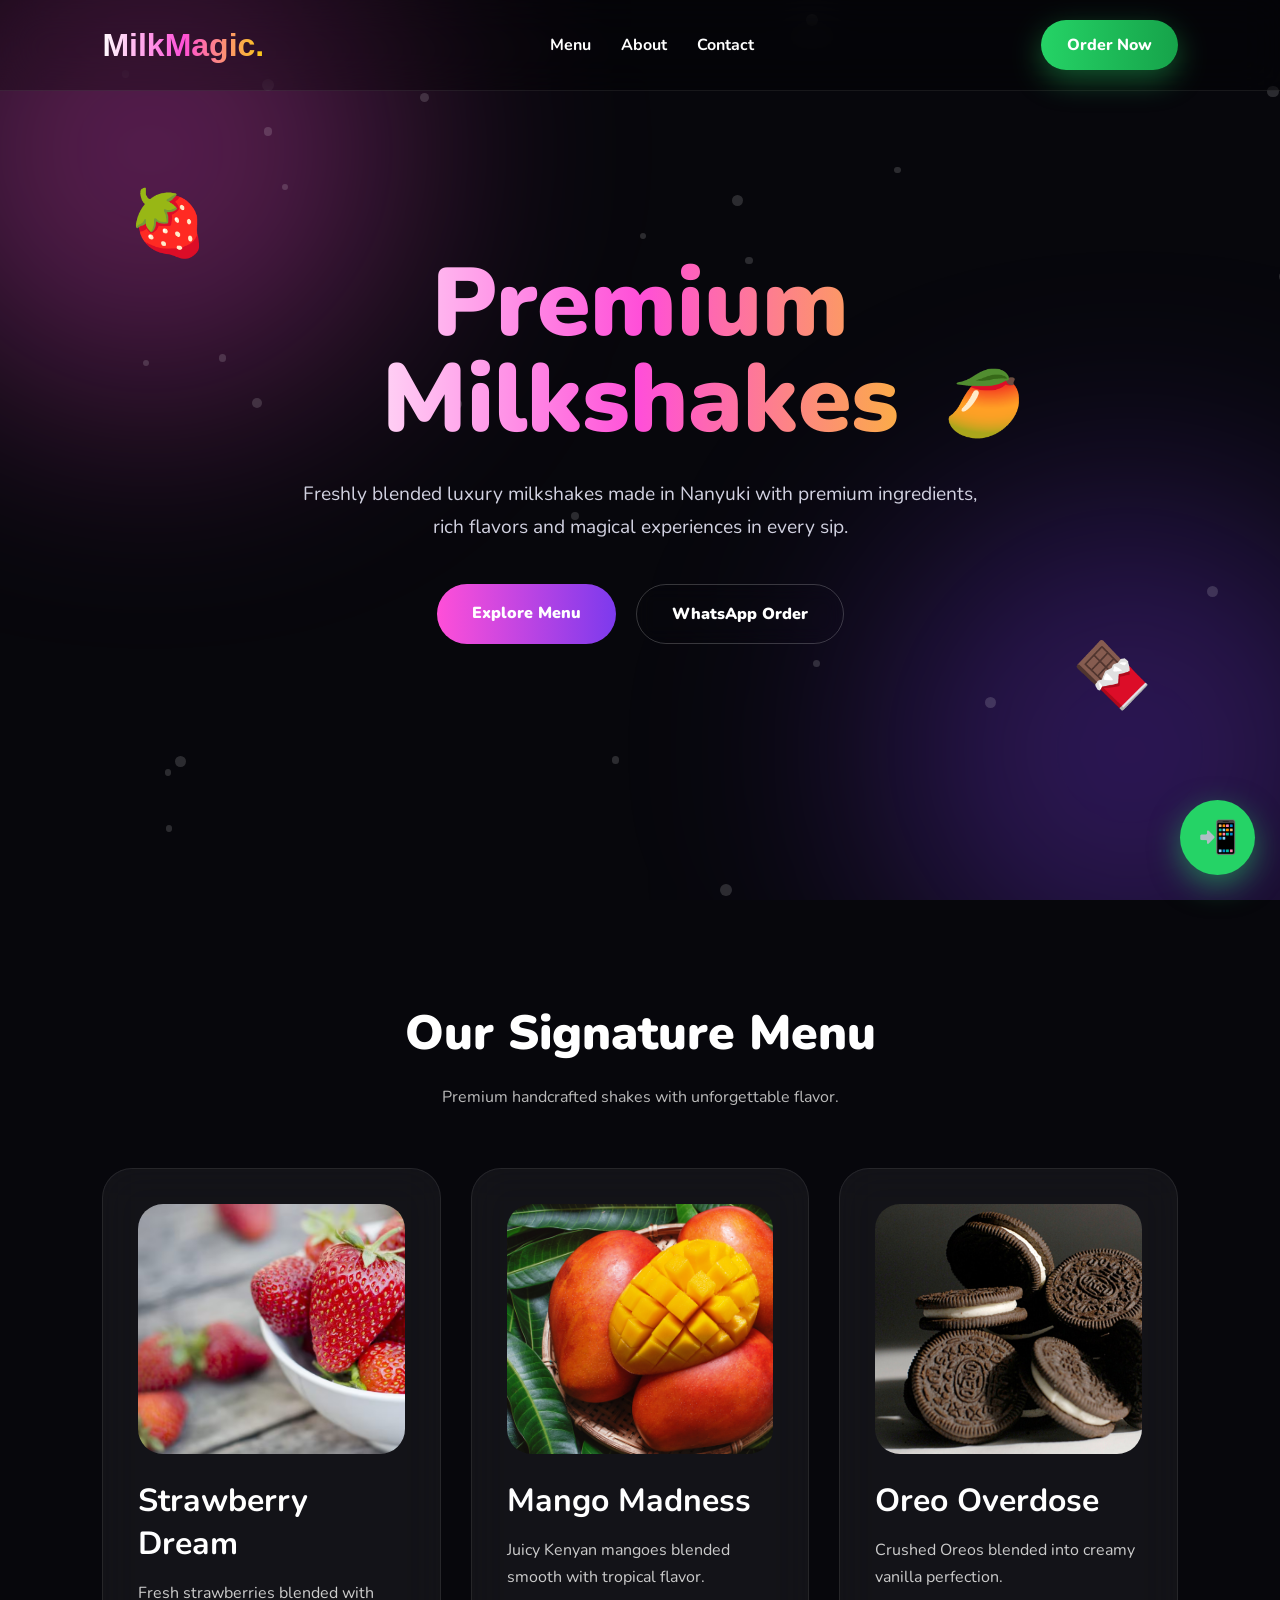
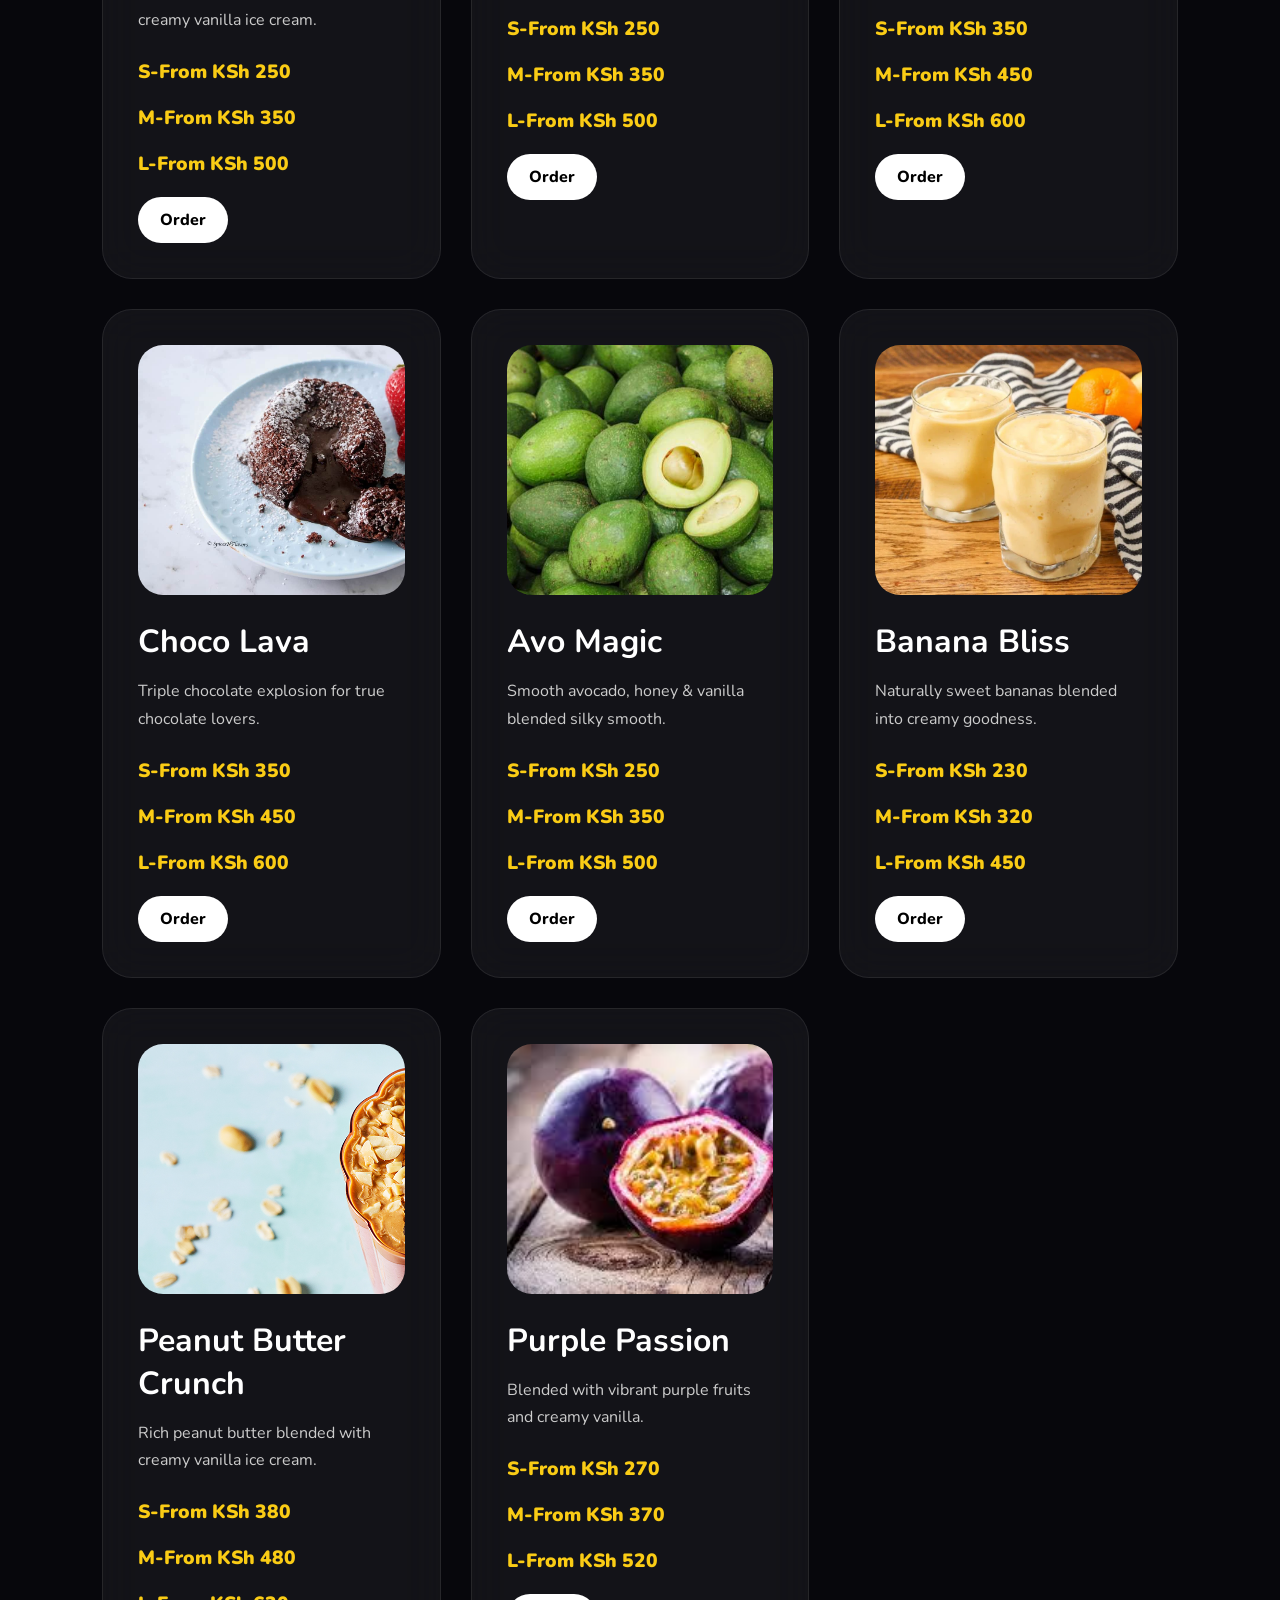
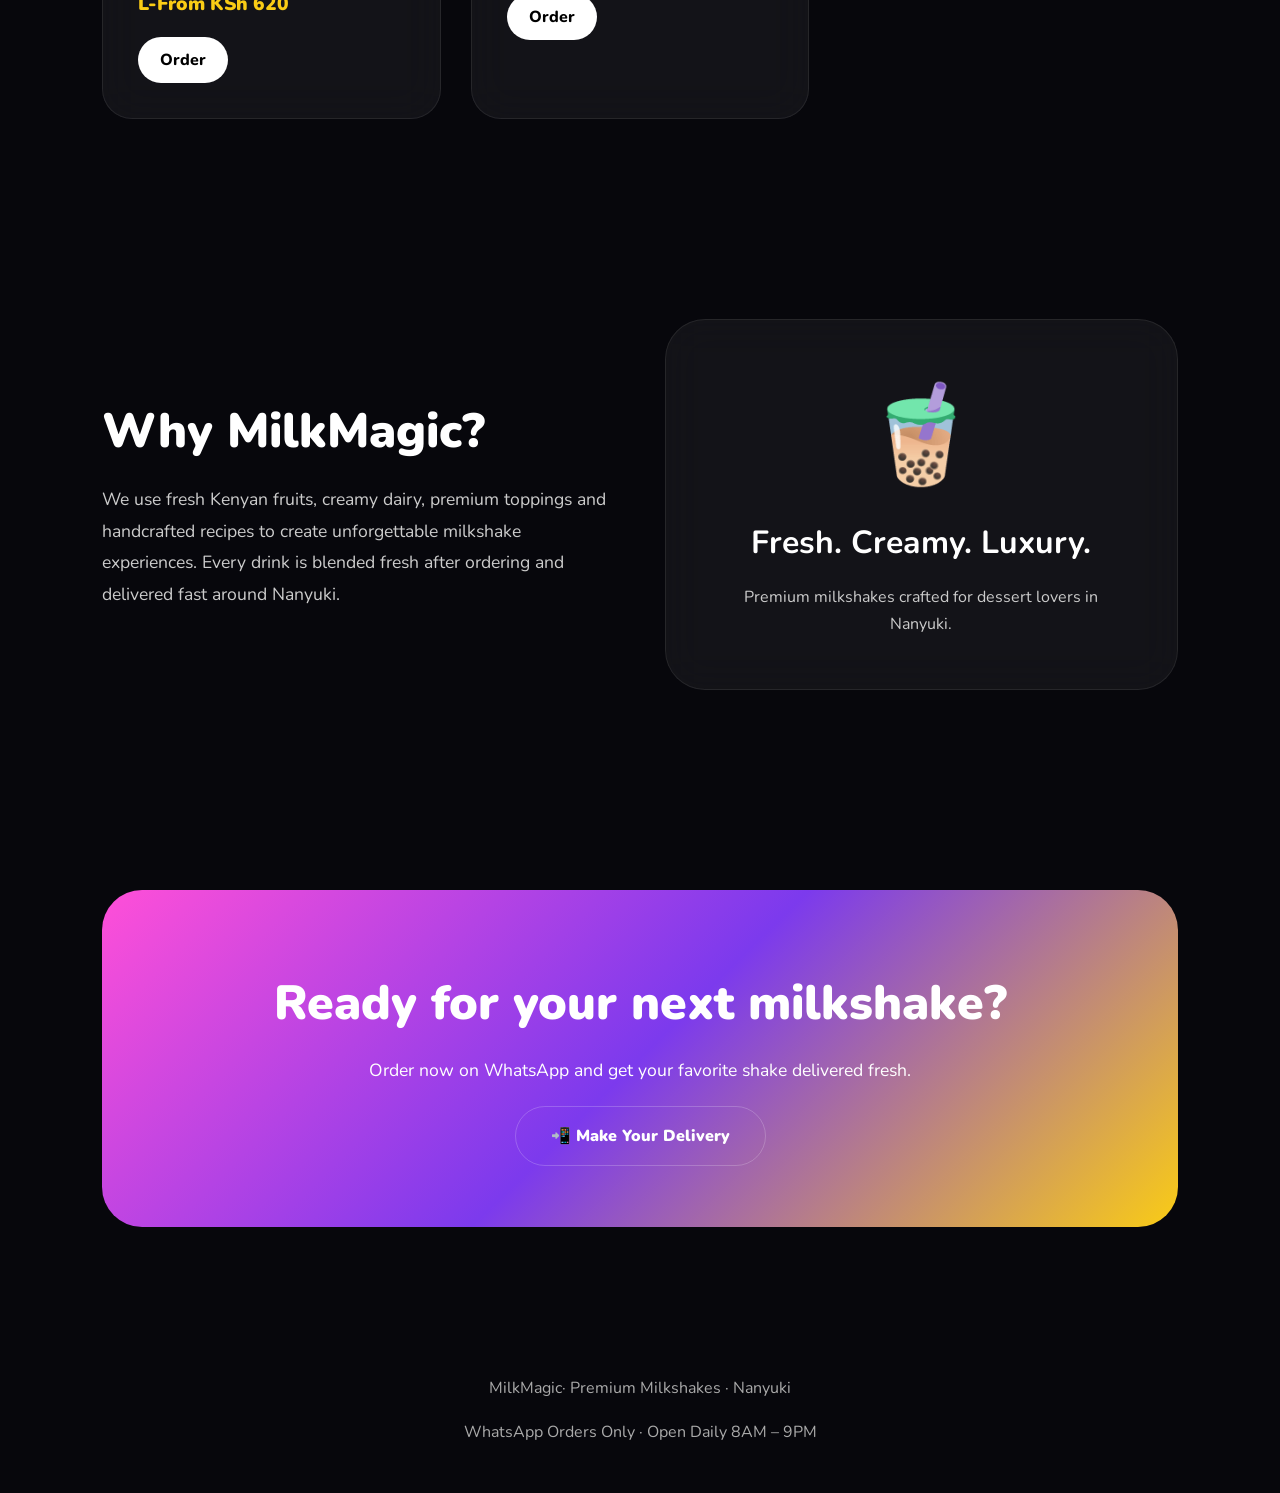
<file: index.html>
<!DOCTYPE html>
<html lang="en">
<head>
<meta charset="UTF-8" />
<meta name="viewport" content="width=device-width, initial-scale=1.0" />

<title>MilkMagic Premium Milkshakes</title>

<link href="https://fonts.googleapis.com/css2?family=Pacifico&family=Nunito:wght@300;400;600;700;800;900&display=swap" rel="stylesheet">
<link rel="stylesheet" href="style.css" />

</head>
<body>

<div class="bg">
<div class="blur1"></div>
<div class="blur2"></div>
</div>

<!-- NAVBAR -->

<nav>
<div class="logo">MilkMagic.</div>

<ul>
<li><a href="#menu">Menu</a></li>
<li><a href="#about">About</a></li>
<li><a href="#contact">Contact</a></li>
</ul>

<a href="https://wa.me/254142346945" class="order-btn">
Order Now
</a>
</nav>

<!-- HERO -->

<section class="hero">

<div class="float float1">🍓</div>
<div class="float float2">🍫</div>
<div class="float float3">🥭</div>

<div class="hero-content">

<h1>
Premium<br>
Milkshakes
</h1>

<p>
Freshly blended luxury milkshakes made in Nanyuki with premium ingredients,
rich flavors and magical experiences in every sip.
</p>

<div class="hero-buttons">

<a href="#menu" class="primary-btn">
Explore Menu
</a>

<a href="https://wa.me/254142346945" class="secondary-btn">
WhatsApp Order
</a>

</div>

</div>
</section>

<!-- MENU -->

<section class="section" id="menu">

<h2 class="section-title">
Our Signature Menu
</h2>

<p class="section-sub">
Premium handcrafted shakes with unforgettable flavor.
</p>

<div class="grid">

<div class="card" style="--gradient:linear-gradient(90deg,#ff4fd8,#f43f5e)">
<div class="card-content">
<div class="card-emoji"><img src="assets/stawberries.avif" alt=""></div>
<h3>Strawberry Dream</h3>
<p>Fresh strawberries blended with creamy vanilla ice cream.</p>
<div class="price">S-From KSh 250</div>
<div class="price">M-From KSh 350</div>
<div class="price">L-From KSh 500</div>
<a href="https://wa.me/254142346945" class="card-btn">Order</a>
</div>
</div>

<div class="card" style="--gradient:linear-gradient(90deg,#facc15,#fb923c)">
<div class="card-content">
<div class="card-emoji"><img src="assets/mangoes.png" alt=""></div>
<h3>Mango Madness</h3>
<p>Juicy Kenyan mangoes blended smooth with tropical flavor.</p>
<div class="price">S-From KSh 250</div>
<div class="price">M-From KSh 350</div>
<div class="price">L-From KSh 500</div>
<a href="https://wa.me/254142346945" class="card-btn">Order</a>
</div>
</div>

<div class="card" style="--gradient:linear-gradient(90deg,#1e293b,#374151)">
<div class="card-content">
<div class="card-emoji"><img src="assets/oreos.jpg" alt=""></div>
<h3>Oreo Overdose</h3>
<p>Crushed Oreos blended into creamy vanilla perfection.</p>
<div class="price">S-From KSh 350</div>
<div class="price">M-From KSh 450</div>
<div class="price">L-From KSh 600</div>
<a href="https://wa.me/254758136588" class="card-btn">Order</a>
</div>
</div>

<div class="card" style="--gradient:linear-gradient(90deg,#7f1d1d,#991b1b)">
<div class="card-content">
<div class="card-emoji"><img src="assets/chocolate-l.jpg" alt=""></div>
<h3>Choco Lava</h3>
<p>Triple chocolate explosion for true chocolate lovers.</p>
<div class="price">S-From KSh 350</div>
<div class="price">M-From KSh 450</div>
<div class="price">L-From KSh 600</div>
<a href="https://wa.me/254142346945" class="card-btn">Order</a>
</div>
</div>

<div class="card" style="--gradient:linear-gradient(90deg,#065f46,#047857)">
<div class="card-content">
<div class="card-emoji"><img src="assets/avocado.jpg" alt=""></div>
<h3>Avo Magic</h3>
<p>Smooth avocado, honey & vanilla blended silky smooth.</p>
<div class="price">S-From KSh 250</div>
<div class="price">M-From KSh 350</div>
<div class="price">L-From KSh 500</div>
<a href="https://wa.me/254142346945" class="card-btn">Order</a>
</div>
</div>

<div class="card" style="--gradient:linear-gradient(90deg,#a78bfa,#7c3aed)">
<div class="card-content">
<div class="card-emoji"><img src="assets/banana.webp" alt=""></div>
<h3>Banana Bliss</h3>
<p>Naturally sweet bananas blended into creamy goodness.</p>
<div class="price">S-From KSh 230</div>
<div class="price">M-From KSh 320</div>
<div class="price">L-From KSh 450</div>
<a href="https://wa.me/254142346945" class="card-btn">Order</a>
</div>
</div>

<div class="card" style="--gradient:linear-gradient(90deg,#a78bfa,#7c3aed)">
<div class="card-content">
<div class="card-emoji"><img src="assets/Creamy-Oats-with-PB-Crunch.960 (1).jpg" alt=""></div>
<h3>Peanut Butter Crunch</h3>
<p>Rich peanut butter blended with creamy vanilla ice cream.</p>
<div class="price">S-From KSh 380</div>
<div class="price">M-From KSh 480</div>
<div class="price">L-From KSh 620</div>
<a href="https://wa.me/254142346945" class="card-btn">Order</a>
</div>
</div>

<div class="card" style="--gradient:linear-gradient(90deg,#a78bfa,#7c3aed)">
<div class="card-content">
<div class="card-emoji"><img src="assets/purple passion.jpg" alt=""></div>
<h3>Purple Passion</h3>
<p>Blended with vibrant purple fruits and creamy vanilla.</p>
<div class="price">S-From KSh 270</div>
<div class="price">M-From KSh 370</div>
<div class="price">L-From KSh 520</div>
<a href="https://wa.me/254142346945" class="card-btn">Order</a>
</div>
</div>

</div>
</section>

<!-- ABOUT -->

<section class="section" id="about">

<div class="about">

<div>
<h2 class="section-title" style="text-align:left">
Why MilkMagic?
</h2>

<p style="color:#ccc;line-height:1.8;font-size:1.1rem">
We use fresh Kenyan fruits, creamy dairy, premium toppings
and handcrafted recipes to create unforgettable milkshake experiences.
Every drink is blended fresh after ordering and delivered fast around Nanyuki.
</p>

</div>

<div class="about-box">
<div class="big">🧋</div>
<h3 style="font-size:2rem;margin-bottom:20px">
Fresh. Creamy. Luxury.
</h3>

<p style="color:#ccc;line-height:1.7">
Premium milkshakes crafted for dessert lovers in Nanyuki.
</p>
</div>

</div>
</section>

<!-- CTA -->

<section class="section">

<div class="cta">

<h2>
Ready for your next milkshake?
</h2>

<p>
Order now on WhatsApp and get your favorite shake delivered fresh.
</p>

<a href="delivery.html" class="secondary-btn">
📲 Make Your Delivery
</a>

</div>

</section>

<!-- FOOTER -->

<footer id="contact">

<p>
MilkMagic· Premium Milkshakes · Nanyuki
</p>

<br>

<p>
WhatsApp Orders Only · Open Daily 8AM – 9PM
</p>

</footer>

<!-- FLOATING WHATSAPP -->

<a href="https://wa.me/254142346945" class="whatsapp">
📲
<script>

// SCROLL ANIMATION

const cards = document.querySelectorAll('.card');

const observer = new IntersectionObserver(entries => {

entries.forEach(entry => {

if(entry.isIntersecting){

entry.target.style.opacity = 1;
entry.target.style.transform = 'translateY(0px)';

}

});

},{
threshold:0.2
});

cards.forEach(card => {

card.style.opacity = 0;
card.style.transform = 'translateY(50px)';
card.style.transition = 'all 1s ease';

observer.observe(card);

});

// PARTICLES

for(let i=0;i<25;i++){

const bubble = document.createElement('div');

bubble.style.position='fixed';
bubble.style.width=Math.random()*8+5+'px';
bubble.style.height=bubble.style.width;
bubble.style.background='rgba(255,255,255,0.15)';
bubble.style.borderRadius='50%';

bubble.style.left=Math.random()*100+'vw';
bubble.style.top=Math.random()*100+'vh';

bubble.style.pointerEvents='none';
bubble.style.zIndex='-1';

document.body.appendChild(bubble);

animateBubble(bubble);

}

function animateBubble(el){

let duration=Math.random()*10000+10000;

el.animate([
{transform:'translateY(0px)'},
{transform:'translateY(-120vh)'}
],{
duration:duration,
iterations:Infinity
});

}

</script>

</body>
</html>
</file>
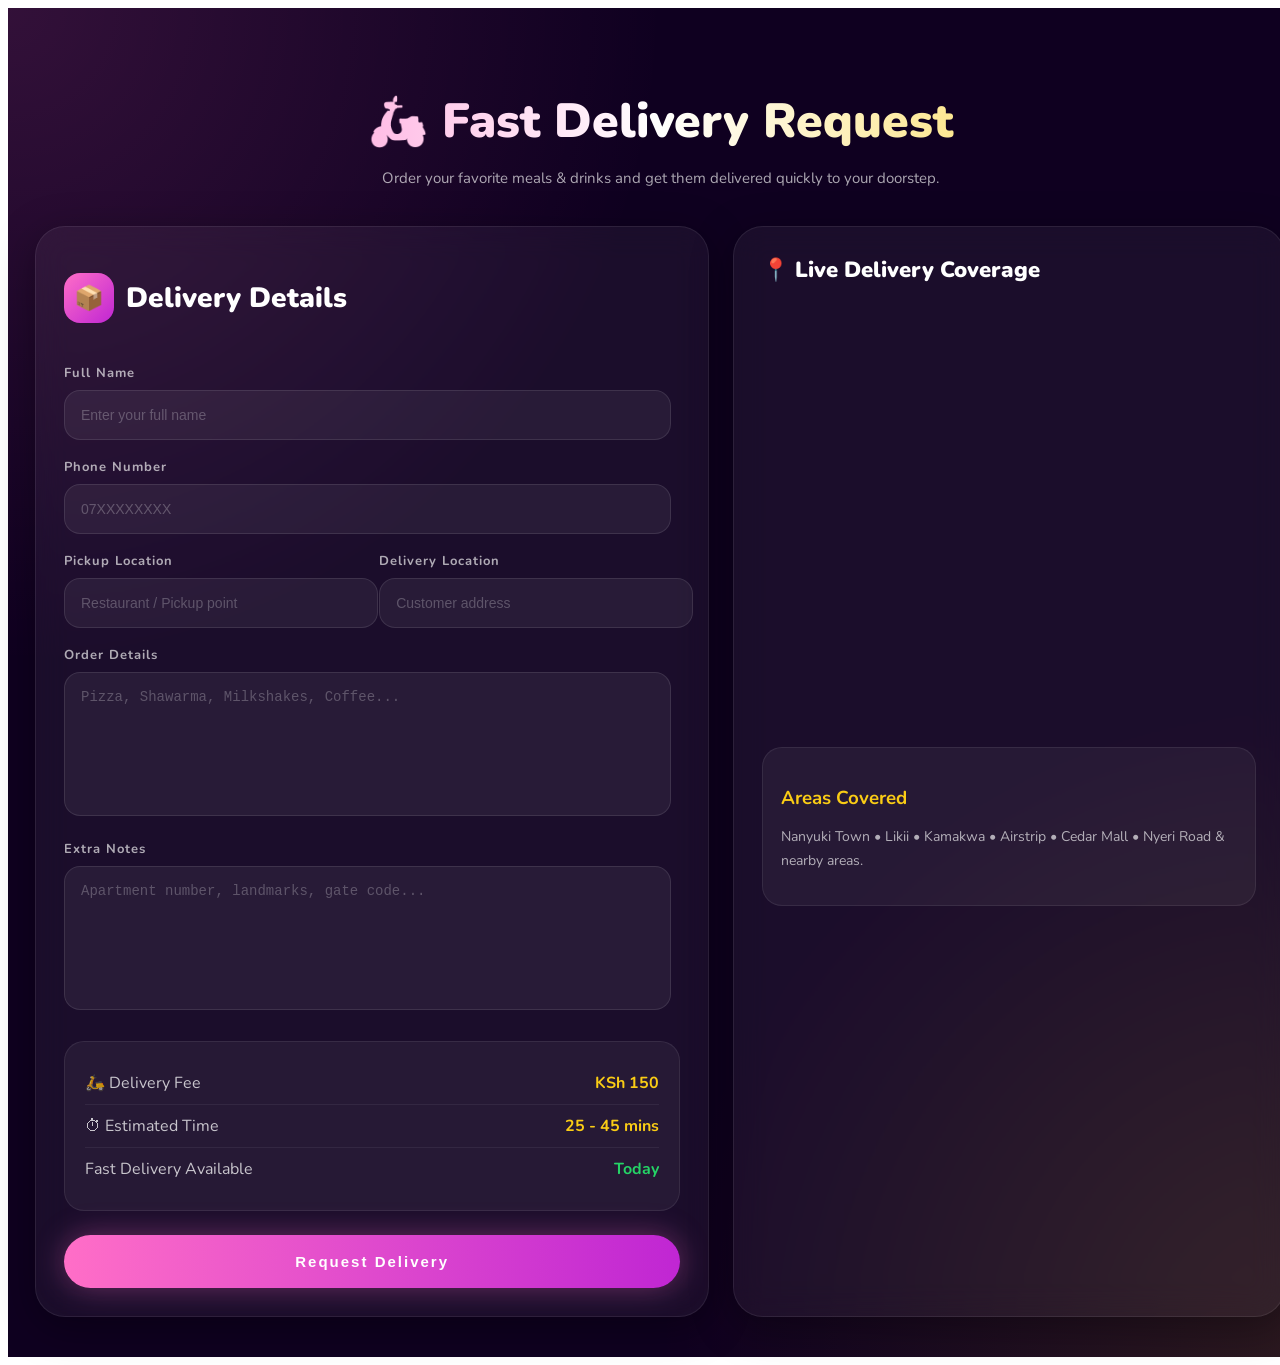
<file: delivery.html>
<!DOCTYPE html>
<html lang="en">
<head>
    <meta charset="UTF-8">
    <meta name="viewport" content="width=device-width, initial-scale=1.0">
    <title>Milkmagic</title>
    <link href="https://fonts.googleapis.com/css2?family=Pacifico&family=Nunito:wght@300;400;600;700;800;900&display=swap" rel="stylesheet">
    <link rel="stylesheet" href="delivery.css">
</head>
<body>
    <!-- PREMIUM DELIVERY REQUEST SECTION -->
<section class="delivery-wrapper">

  <!-- HEADER -->
  <div class="delivery-hero">
    <h1>🛵 Fast Delivery Request</h1>
    <p>Order your favorite meals & drinks and get them delivered quickly to your doorstep.</p>
  </div>

  <!-- DELIVERY CARD -->
  <div class="delivery-card">

    <!-- LEFT SIDE -->
    <div class="delivery-form">

      <div class="form-title">
        <span>📦</span>
        <h2>Delivery Details</h2>
      </div>

      <div class="input-group">
        <label>Full Name</label>
        <input type="text" id="d-name" placeholder="Enter your full name">
      </div>

      <div class="input-group">
        <label>Phone Number</label>
        <input type="tel" id="d-phone" placeholder="07XXXXXXXX">
      </div>

      <div class="input-grid">

        <div class="input-group">
          <label>Pickup Location</label>
          <input type="text" id="pickup" placeholder="Restaurant / Pickup point">
        </div>

        <div class="input-group">
          <label>Delivery Location</label>
          <input type="text" id="dropoff" placeholder="Customer address">
        </div>

      </div>

      <div class="input-group">
        <label>Order Details</label>
        <textarea id="order-details" placeholder="Pizza, Shawarma, Milkshakes, Coffee..."></textarea>
      </div>

      <div class="input-group">
        <label>Extra Notes</label>
        <textarea id="notes" placeholder="Apartment number, landmarks, gate code..."></textarea>
      </div>

      <!-- PRICE BOX -->
      <div class="delivery-summary">

        <div class="sum-row">
          <span>🛵 Delivery Fee</span>
          <strong>KSh 150</strong>
        </div>

        <div class="sum-row">
          <span>⏱ Estimated Time</span>
          <strong>25 - 45 mins</strong>
        </div>

        <div class="sum-row total">
          <span>Fast Delivery Available</span>
          <strong>Today</strong>
        </div>

      </div>

      <!-- BUTTON -->
      <button class="request-btn" onclick="sendDeliveryRequest()">
        Request Delivery
      </button>

    </div>

    <!-- RIGHT SIDE -->
    <div class="map-section">

      <div class="map-header">
        📍 Live Delivery Coverage
      </div>

      <iframe
        src="https://maps.google.com/maps?q=Nanyuki&t=&z=13&ie=UTF8&iwloc=&output=embed"
        loading="lazy"
        allowfullscreen>
      </iframe>

      <div class="coverage-box">
        <h3>Areas Covered</h3>
        <p>Nanyuki Town • Likii • Kamakwa • Airstrip • Cedar Mall • Nyeri Road & nearby areas.</p>
      </div>

    </div>

  </div>

</section>


<script>

function sendDeliveryRequest(){

  const name = document.getElementById("d-name").value;
  const phone = document.getElementById("d-phone").value;
  const pickup = document.getElementById("pickup").value;
  const dropoff = document.getElementById("dropoff").value;
  const order = document.getElementById("order-details").value;
  const notes = document.getElementById("notes").value;

  if(!name || !phone || !pickup || !dropoff || !order){
    alert("Please fill all required fields.");
    return;
  }

  const message =
`🛵 *NEW DELIVERY REQUEST* %0A%0A
👤 Name: ${name}%0A
📞 Phone: ${phone}%0A
📍 Pickup: ${pickup}%0A
🏠 Delivery: ${dropoff}%0A
🛒 Order: ${order}%0A
📝 Notes: ${notes}%0A%0A
Please confirm delivery availability.`;

  window.open(
    `https://wa.me/254142346945?text=${message}`,
    "_blank"
  );

}

</script>
    
</body>
</html>
</file>
<file: style.css>
*{
margin:0;
padding:0;
box-sizing:border-box;
scroll-behavior:smooth;
}

body{
font-family:'Nunito',sans-serif;
background:#07070c;
color:white;
overflow-x:hidden;
}

/* BACKGROUND */

.bg{
position:fixed;
inset:0;
z-index:-1;
overflow:hidden;
}

.blur1,
.blur2{
position:absolute;
width:500px;
height:500px;
border-radius:50%;
filter:blur(120px);
animation:pulse 8s infinite alternate;
}

.blur1{
background:#ff4fd855;
top:-100px;
left:-100px;
}

.blur2{
background:#7c3aed55;
bottom:-100px;
right:-100px;
}

@keyframes pulse{
from{
transform:scale(1);
}
to{
transform:scale(1.3);
}
}

/* NAVBAR */

nav{
position:fixed;
top:0;
width:100%;
padding:20px 8%;
display:flex;
justify-content:space-between;
align-items:center;
backdrop-filter:blur(20px);
background:rgba(0,0,0,0.3);
z-index:999;
border-bottom:1px solid rgba(255,255,255,0.08);
}

.logo{
font-size:2rem;
font-weight:900;
font-family:Verdana, Geneva, Tahoma, sans-serif;
background:linear-gradient(90deg,#fff,#ff4fd8,#facc15);
-webkit-background-clip:text;
-webkit-text-fill-color:transparent;
}

nav ul{
display:flex;
gap:30px;
list-style:none;
}

nav ul a{
text-decoration:none;
color:white;
font-weight:700;
transition:.3s;
}

nav ul a:hover{
color:#ff4fd8;
}

.order-btn{
padding:14px 26px;
border-radius:999px;
background:linear-gradient(90deg,#25D366,#16a34a);
color:white;
font-weight:800;
text-decoration:none;
transition:.3s;
box-shadow:0 10px 30px rgba(37,211,102,.4);
}

.order-btn:hover{
transform:scale(1.08);
}

/* HERO */

.hero{
min-height:100vh;
display:flex;
justify-content:center;
align-items:center;
text-align:center;
padding:120px 8%;
position:relative;
}

.hero-content h1{
font-size:6rem;
font-weight:900;
line-height:1;
background:linear-gradient(90deg,#fff,#ff4fd8,#facc15);
-webkit-background-clip:text;
-webkit-text-fill-color:transparent;
}

.hero-content p{
max-width:700px;
margin:30px auto;
font-size:1.2rem;
color:#d1d1e0;
line-height:1.7;
}

.hero-buttons{
display:flex;
justify-content:center;
gap:20px;
flex-wrap:wrap;
margin-top:40px;
}

.primary-btn,
.secondary-btn{
padding:18px 35px;
border-radius:999px;
font-weight:900;
text-decoration:none;
transition:.3s;
}

.primary-btn{
background:linear-gradient(90deg,#ff4fd8,#7c3aed);
color:white;
}

.secondary-btn{
border:1px solid rgba(255,255,255,0.2);
color:white;
backdrop-filter:blur(10px);
}

.primary-btn:hover,
.secondary-btn:hover{
transform:translateY(-5px);
}

/* FLOATING ICONS */

.float{
position:absolute;
font-size:4rem;
animation:float 5s infinite ease-in-out;
}

.float1{
top:20%;
left:10%;
}

.float2{
bottom:20%;
right:10%;
animation-delay:1s;
}

.float3{
top:40%;
right:20%;
animation-delay:2s;
}

@keyframes float{
0%,100%{
transform:translateY(0);
}
50%{
transform:translateY(-20px);
}
}

/* SECTION */

.section{
padding:100px 8%;
}

.section-title{
text-align:center;
font-size:3rem;
font-weight:900;
margin-bottom:20px;
}

.section-sub{
text-align:center;
color:#bbb;
margin-bottom:60px;
}

/* GRID */

.grid{
display:grid;
grid-template-columns:repeat(auto-fit,minmax(280px,1fr));
gap:30px;
}

/* CARD */

.card{
position:relative;
overflow:hidden;
background:rgba(255,255,255,0.05);
backdrop-filter:blur(20px);
border:1px solid rgba(255,255,255,0.08);
border-radius:30px;
padding:35px;
transition:.5s;
}

.card:hover{
transform:translateY(-10px);
}

.card::before{
content:'';
position:absolute;
inset:0;
background:var(--gradient);
opacity:0;
transition:.5s;
}

.card:hover::before{
opacity:.15;
}

.card-content{
position:relative;
z-index:2;
}

.card-emoji{
width:100%;
height:250px;
overflow:hidden;
border-radius:25px;
margin-bottom:25px;
position:relative;
object-fit:cover;
transition:0.6s;
display:flex;
}

.card h3{
font-size:2rem;
margin-bottom:15px;
}

.card p{
color:#ccc;
line-height:1.7;
margin-bottom:25px;
}

.price{
font-size:1.2rem;
font-weight:900;
color:#facc15;
margin-bottom:20px;
}

.card-btn{
display:inline-block;
padding:12px 22px;
background:white;
color:black;
font-weight:800;
text-decoration:none;
border-radius:999px;
transition:.3s;
}

.card-btn:hover{
transform:scale(1.05);
}

/* ABOUT */

.about{
display:grid;
grid-template-columns:repeat(auto-fit,minmax(300px,1fr));
gap:50px;
align-items:center;
}

.about-box{
background:rgba(255,255,255,0.05);
padding:50px;
border-radius:40px;
border:1px solid rgba(255,255,255,0.08);
backdrop-filter:blur(20px);
text-align:center;
}

.about-box .big{
font-size:6rem;
margin-bottom:20px;
}

/* CTA */

.cta{
background:linear-gradient(135deg,#ff4fd8,#7c3aed,#facc15);
padding:80px 40px;
border-radius:40px;
text-align:center;
position:relative;
overflow:hidden;
}

.cta h2{
font-size:3rem;
font-weight:900;
margin-bottom:20px;
}

.cta p{
max-width:700px;
margin:auto;
margin-bottom:40px;
font-size:1.1rem;
line-height:1.7;
}

/* FOOTER */

footer{
padding:50px 20px;
text-align:center;
color:#aaa;
}

/* WHATSAPP FLOAT */

.whatsapp{
position:fixed;
bottom:25px;
right:25px;
width:75px;
height:75px;
border-radius:50%;
background:#25D366;
display:flex;
align-items:center;
justify-content:center;
font-size:2rem;
text-decoration:none;
box-shadow:0 10px 30px rgba(37,211,102,.5);
animation:bounce 2s infinite;
z-index:999;
}

@keyframes bounce{
0%,100%{
transform:translateY(0);
}
50%{
transform:translateY(-10px);
}
}

/* RESPONSIVE */

@media(max-width:768px){

.hero-content h1{
font-size:4rem;
}

nav ul{
display:none;
}

.section-title{
font-size:2.2rem;
}

.cta h2{
font-size:2rem;
}

}
</file>
<file: delivery.css>
.delivery-wrapper{
  width:100%;
  padding:40px 20px;
  background:
    radial-gradient(circle at top left, rgba(255,110,199,0.15), transparent 35%),
    radial-gradient(circle at bottom right, rgba(250,204,21,0.12), transparent 35%),
    #0f0020;
  min-height:100vh;
  font-family:'Nunito',sans-serif;
}

/* HERO */
.delivery-hero{
  text-align:center;
  margin-bottom:35px;
}

.delivery-hero h1{
  font-size:48px;
  font-weight:900;
  color:white;
  margin-bottom:12px;
  background:linear-gradient(90deg,#ff6ec7,#fff,#facc15);
  -webkit-background-clip:text;
  -webkit-text-fill-color:transparent;
}

.delivery-hero p{
  color:rgba(255,255,255,0.65);
  font-size:15px;
  max-width:650px;
  margin:auto;
  line-height:1.7;
}

/* CARD */
.delivery-card{
  max-width:1250px;
  margin:auto;
  display:grid;
  grid-template-columns:1.1fr 0.9fr;
  gap:24px;
}

.delivery-form,
.map-section{
  background:rgba(255,255,255,0.05);
  backdrop-filter:blur(16px);
  border:1px solid rgba(255,255,255,0.08);
  border-radius:30px;
  padding:28px;
  box-shadow:0 10px 40px rgba(0,0,0,0.35);
}

/* FORM TITLE */
.form-title{
  display:flex;
  align-items:center;
  gap:12px;
  margin-bottom:24px;
}

.form-title span{
  width:50px;
  height:50px;
  border-radius:16px;
  background:linear-gradient(135deg,#ff6ec7,#c026d3);
  display:flex;
  align-items:center;
  justify-content:center;
  font-size:24px;
}

.form-title h2{
  color:white;
  font-size:28px;
  font-weight:900;
}

/* INPUTS */
.input-group{
  margin-bottom:18px;
}

.input-grid{
  display:grid;
  grid-template-columns:1fr 1fr;
  gap:14px;
}

.input-group label{
  display:block;
  margin-bottom:8px;
  color:rgba(255,255,255,0.65);
  font-size:13px;
  font-weight:700;
  letter-spacing:1px;
}

.input-group input,
.input-group textarea{
  width:93%;
  background:rgba(255,255,255,0.06);
  border:1px solid rgba(255,255,255,0.1);
  border-radius:16px;
  padding:16px;
  color:white;
  font-size:14px;
  outline:none;
  transition:0.3s;
}

.input-group textarea{
  min-height:110px;
  resize:none;
}

.input-group input:focus,
.input-group textarea:focus{
  border-color:#ff6ec7;
  box-shadow:0 0 20px rgba(255,110,199,0.2);
}

.input-group input::placeholder,
.input-group textarea::placeholder{
  color:rgba(255,255,255,0.25);
}

/* SUMMARY */
.delivery-summary{
  margin-top:25px;
  background:rgba(255,255,255,0.05);
  border-radius:20px;
  padding:20px;
  border:1px solid rgba(255,255,255,0.08);
}

.sum-row{
  display:flex;
  justify-content:space-between;
  padding:10px 0;
  color:rgba(255,255,255,0.75);
  border-bottom:1px solid rgba(255,255,255,0.06);
}

.sum-row:last-child{
  border:none;
}

.sum-row strong{
  color:#facc15;
}

.total strong{
  color:#25D366;
}

/* BUTTON */
.request-btn{
  width:100%;
  margin-top:24px;
  padding:18px;
  border:none;
  border-radius:60px;
  background:linear-gradient(90deg,#ff6ec7,#c026d3);
  color:white;
  font-size:15px;
  font-weight:900;
  letter-spacing:2px;
  cursor:pointer;
  transition:0.3s;
  box-shadow:0 0 30px rgba(255,110,199,0.35);
}

.request-btn:hover{
  transform:translateY(-3px);
  box-shadow:0 0 45px rgba(255,110,199,0.55);
}

/* MAP */
.map-header{
  color:white;
  font-size:22px;
  font-weight:900;
  margin-bottom:18px;
}

.map-section iframe{
  width:100%;
  height:420px;
  border:none;
  border-radius:22px;
}

.coverage-box{
  margin-top:18px;
  background:rgba(255,255,255,0.05);
  border-radius:20px;
  padding:18px;
  border:1px solid rgba(255,255,255,0.08);
}

.coverage-box h3{
  color:#facc15;
  margin-bottom:8px;
}

.coverage-box p{
  color:rgba(255,255,255,0.65);
  line-height:1.7;
  font-size:14px;
}

/* MOBILE */
@media(max-width:950px){

  .delivery-card{
    grid-template-columns:1fr;
  }

  .input-grid{
    grid-template-columns:1fr;
  }

  .delivery-hero h1{
    font-size:34px;
  }

}
</file>
